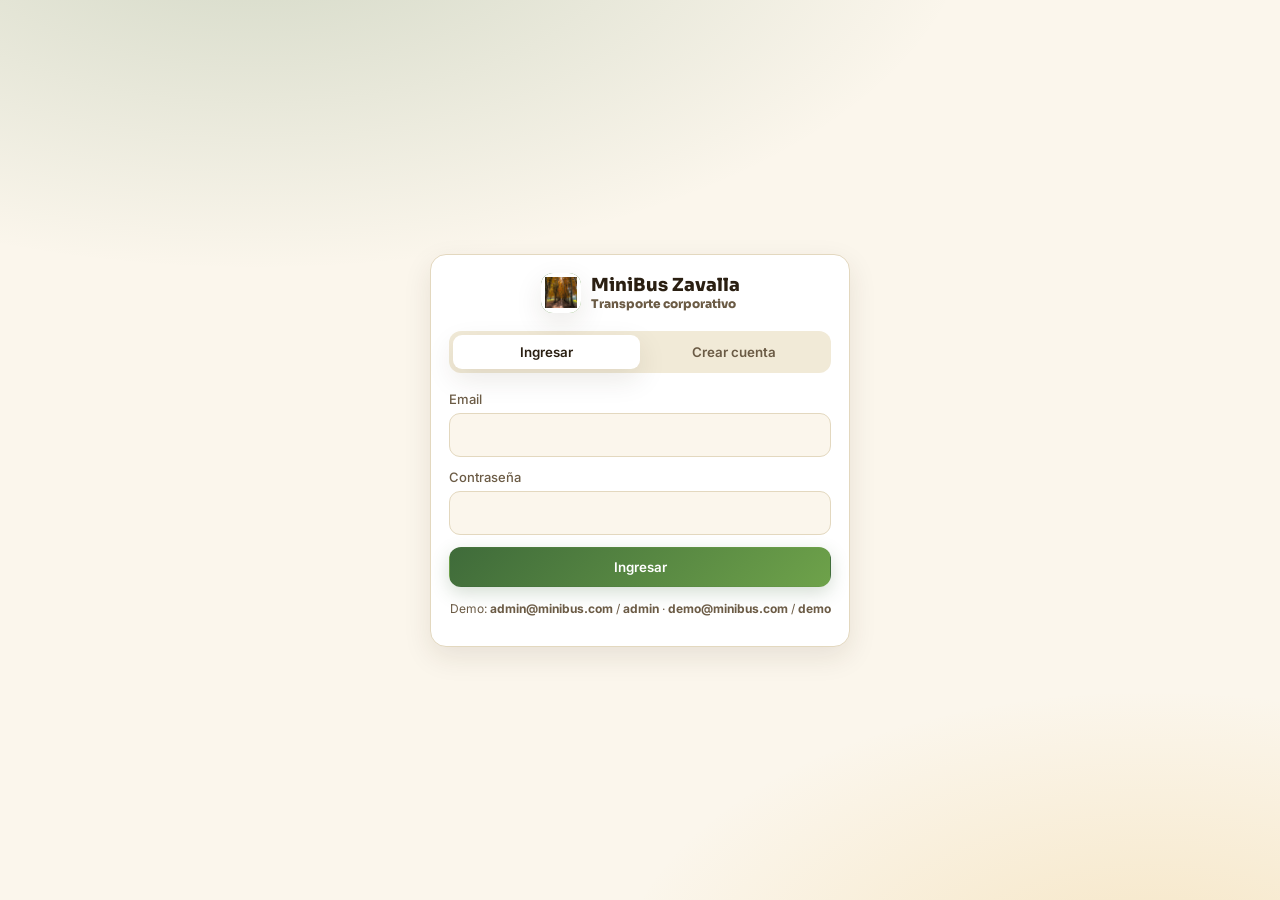
<file: index.html>
<!DOCTYPE html>
<html lang="es" data-theme="light">
<head>
  <meta charset="UTF-8" />
  <meta name="viewport" content="width=device-width, initial-scale=1, viewport-fit=cover" />
  <meta name="theme-color" content="#3f6b3a" />
  <title>MiniBus Zavalla — Reservas</title>
  <meta name="description" content="App de reservas del minibús laboral Plaza Sarmiento ↔ Parque Villarino." />
  <link rel="preconnect" href="https://fonts.googleapis.com" />
  <link rel="preconnect" href="https://fonts.gstatic.com" crossorigin />
  <link href="https://fonts.googleapis.com/css2?family=Sora:wght@600;700;800&family=Inter:wght@400;500;600;700&display=swap" rel="stylesheet" />
<link rel="stylesheet" href="app.css">
</head>
<body>
  <div id="app"></div>
  <div id="toast" class="toast" role="status" aria-live="polite"></div>
<script src="app.js" defer></script>
</body>
</html>
</file>
<file: app.css>
:root {
  /* Paleta otoñal: verdes, marrones, amarillos */
  --bg: #fbf6ec;
  --bg-elev: #ffffff;
  --bg-soft: #f1ead7;
  --fg: #2a1f12;
  --fg-muted: #6b5b45;
  --border: #e3d8bf;
  --brand: #3f6b3a;        /* verde bosque */
  --brand-2: #6ea24a;      /* verde hoja */
  --accent: #c97a1f;       /* ámbar otoñal */
  --leaf: #e2a72e;         /* amarillo dorado */
  --bark: #6b3f1d;         /* marrón corteza */
  --ok: #4f8a2a;
  --warn: #c9851f;
  --bad: #b1421f;
  --ring: rgba(63, 107, 58, 0.22);
  --shadow: 0 10px 28px rgba(60, 40, 15, 0.10);
  --radius: 16px;
  --radius-sm: 10px;
}
[data-theme="dark"] {
  --bg: #1a1410;
  --bg-elev: #251c14;
  --bg-soft: #2e2418;
  --fg: #f3ead6;
  --fg-muted: #b9a585;
  --border: #3a2c1f;
  --brand: #7fb45a;
  --brand-2: #b8d28a;
  --accent: #e2a72e;
  --leaf: #f0c14b;
  --bark: #a06a3e;
  --ring: rgba(127, 180, 90, 0.28);
  --shadow: 0 14px 34px rgba(0, 0, 0, 0.45);
}

* { box-sizing: border-box; }
html, body { margin: 0; padding: 0; }
body {
  font-family: 'Inter', system-ui, -apple-system, Segoe UI, Roboto, sans-serif;
  background: var(--bg);
  color: var(--fg);
  -webkit-font-smoothing: antialiased;
  min-height: 100dvh;
}
h1, h2, h3, h4 { font-family: 'Sora', 'Inter', sans-serif; letter-spacing: -0.01em; margin: 0; }
button { font-family: inherit; }
a { color: var(--accent); text-decoration: none; }

/* Layout */
.app-shell {
  display: flex;
  flex-direction: column;
  min-height: 100dvh;
  padding-bottom: 170px; /* antes 84px */
}
.topbar {
  position: sticky; top: 0; z-index: 10;
  display: flex; align-items: center; justify-content: space-between;
  padding: 14px 18px;
  background: color-mix(in srgb, var(--bg-elev) 92%, transparent);
  backdrop-filter: saturate(140%) blur(10px);
  border-bottom: 1px solid var(--border);
}
.brand { display: flex; align-items: center; gap: 10px; font-weight: 800; font-family: 'Sora'; }
.brand-mark {
  width: 40px; height: 40px; border-radius: 12px;
  background: linear-gradient(135deg, var(--brand), var(--brand-2));
  display: grid; place-items: center; color: white; font-weight: 800;
  box-shadow: var(--shadow); overflow: hidden;
}
.brand-mark img { width: 100%; height: 100%; object-fit: contain; padding: 4px; background: white; }
.topbar-actions { display: flex; gap: 8px; align-items: center; }
.icon-btn {
  width: 38px; height: 38px; border-radius: 12px; border: 1px solid var(--border);
  background: var(--bg-elev); color: var(--fg); cursor: pointer;
  display: grid; place-items: center; transition: transform .15s, background .15s;
}
.icon-btn:hover { transform: translateY(-1px); background: var(--bg-soft); }

main {
  padding: 18px;
  padding-bottom: 180px; /* espacio para hacer scroll debajo del último elemento */
  max-width: 1100px;
  width: 100%;
  margin: 0 auto;
  flex: 1;
}

/* Hero banner */
.hero {
  position: relative;
  width: 100%;
  height: 200px;
  border-radius: var(--radius);
  overflow: hidden;
  margin-bottom: 18px;
  box-shadow: var(--shadow);
  background: var(--bg-soft);

}
.hero img {
  width: 100%;
  height: 100%;
  object-fit: cover;
  object-position: center 70%;
  display: block;
}
.hero .hero-overlay {
  position: absolute; inset: 0;
  background: linear-gradient(180deg, transparent 30%, rgba(20,12,4,0.55) 100%);
  display: flex; align-items: flex-end; padding: 18px 22px;
}
.hero h2 { color: #fff; font-size: 22px; text-shadow: 0 2px 10px rgba(0,0,0,0.5); }
.hero p { color: #f5e9c8; margin: 4px 0 0; font-size: 13px; font-weight: 500; }
@media (max-width: 520px) { .hero { height: 160px; } .hero h2 { font-size: 18px; } }

/* Bottom nav */
.bottom-nav {
  position: fixed; bottom: 0; left: 0; right: 0; z-index: 20;
  background: color-mix(in srgb, var(--bg-elev) 96%, transparent);
  backdrop-filter: blur(10px);
  border-top: 1px solid var(--border);
  display: grid; grid-template-columns: repeat(5, 1fr);
  padding: 8px env(safe-area-inset-right) calc(8px + env(safe-area-inset-bottom)) env(safe-area-inset-left);
}
.nav-item {
  border: none; background: transparent; color: var(--fg-muted);
  display: flex; flex-direction: column; align-items: center; gap: 2px;
  padding: 8px 4px; font-size: 11px; cursor: pointer; border-radius: 10px;
  transition: color .15s, background .15s;
}
.nav-item.active { color: var(--brand); }
.nav-item:hover { background: var(--bg-soft); }
.nav-item svg { width: 22px; height: 22px; }

/* Cards & UI */
.card {
  background: var(--bg-elev); border: 1px solid var(--border);
  border-radius: var(--radius); padding: 18px; box-shadow: var(--shadow);
}
.card + .card { margin-top: 14px; }
.card-header { display: flex; justify-content: space-between; align-items: center; margin-bottom: 12px; gap: 10px; flex-wrap: wrap; }
.card-title { font-size: 18px; font-weight: 700; }
.muted { color: var(--fg-muted); }
.row { display: flex; gap: 10px; flex-wrap: wrap; }
.grid-2 { display: grid; grid-template-columns: repeat(auto-fit, minmax(220px, 1fr)); gap: 12px; }
.stack { display: flex; flex-direction: column; gap: 12px; }

/* Route blocks (ida / vuelta) */
.route-block {
  display: flex; gap: 12px; align-items: center;
  padding: 10px 12px; border-radius: 12px;
  background: var(--bg-soft); border: 1px solid var(--border);
}
.route-block + .route-block { margin-top: 8px; }
.route-icon {
  width: 38px; height: 38px; border-radius: 10px;
  display: grid; place-items: center; flex-shrink: 0;
  background: linear-gradient(135deg, var(--brand), var(--brand-2));
  color: white; font-size: 18px;
}
.route-block.vuelta .route-icon { background: linear-gradient(135deg, var(--accent), var(--leaf)); }
.route-block .r-t { font-weight: 700; font-size: 14px; }
.route-block .r-s { font-size: 12px; color: var(--fg-muted); margin-top: 2px; }

/* Buttons */
.btn {
  display: inline-flex; align-items: center; justify-content: center; gap: 8px;
  padding: 11px 16px; border-radius: 12px; border: 1px solid transparent;
  background: var(--bg-soft); color: var(--fg); cursor: pointer; font-weight: 600;
  transition: transform .12s, box-shadow .15s, background .15s;
}
.btn:hover { transform: translateY(-1px); }
.btn:active { transform: translateY(0); }
.btn:disabled { opacity: 0.5; cursor: not-allowed; transform: none; }
.btn-primary { background: linear-gradient(135deg, var(--brand), var(--brand-2)); color: white; box-shadow: 0 6px 18px var(--ring); }
.btn-ghost { background: transparent; border-color: var(--border); }
.btn-danger { background: transparent; border-color: var(--bad); color: var(--bad); }
.btn-sm { padding: 7px 12px; font-size: 13px; border-radius: 10px; }
.btn-block { width: 100%; }

/* Inputs */
.field { display: flex; flex-direction: column; gap: 6px; }
.field label { font-size: 13px; color: var(--fg-muted); font-weight: 500; }
.input, .select, textarea {
  width: 100%; padding: 11px 13px; border-radius: 11px;
  border: 1px solid var(--border); background: var(--bg);
  color: var(--fg); font: inherit; outline: none;
  transition: border-color .15s, box-shadow .15s;
}
.input:focus, .select:focus, textarea:focus { border-color: var(--brand); box-shadow: 0 0 0 4px var(--ring); }

/* Badges */
.badge {
  display: inline-flex; align-items: center; gap: 6px;
  padding: 4px 10px; border-radius: 999px; font-size: 12px; font-weight: 600;
  background: var(--bg-soft); color: var(--fg-muted);
}
.badge.ok { background: color-mix(in srgb, var(--ok) 18%, transparent); color: var(--ok); }
.badge.warn { background: color-mix(in srgb, var(--warn) 20%, transparent); color: var(--warn); }
.badge.bad { background: color-mix(in srgb, var(--bad) 18%, transparent); color: var(--bad); }
.badge.brand { background: color-mix(in srgb, var(--brand) 20%, transparent); color: var(--brand); }

/* Aviso de inscripción */
.notice {
  background: color-mix(in srgb, var(--leaf) 22%, var(--bg-soft));
  border: 1px solid color-mix(in srgb, var(--leaf) 50%, var(--border));
  color: var(--bark);
  padding: 12px 14px; border-radius: 12px; font-size: 13px; font-weight: 500;
  display: flex; gap: 10px; align-items: flex-start;
}

/* Seat map */
.bus {
  background: var(--bg-soft); border: 1px solid var(--border);
  border-radius: 22px; padding: 18px; position: relative;
}
.bus-front {
  display: flex; align-items: center; justify-content: space-between;
  padding: 8px 12px 14px; border-bottom: 1px dashed var(--border); margin-bottom: 14px;
  color: var(--fg-muted); font-size: 12px;
}
.steering { width: 28px; height: 28px; border-radius: 50%; border: 3px solid var(--fg-muted); position: relative; }
.steering::before, .steering::after { content: ''; position: absolute; background: var(--fg-muted); }
.steering::before { left: 50%; top: 2px; bottom: 2px; width: 3px; transform: translateX(-50%); }
.steering::after { top: 50%; left: 2px; right: 2px; height: 3px; transform: translateY(-50%); }
.seat-grid {
  display: grid;
  grid-template-columns: repeat(5, 1fr);
  gap: 8px;
}
.seat {
  aspect-ratio: 1/1; border-radius: 10px; border: 1px solid var(--border);
  background: var(--bg-elev); display: grid; place-items: center;
  font-weight: 700; font-size: 13px; cursor: default; position: relative;
  transition: transform .12s;
}
.seat.free { color: var(--ok); border-color: color-mix(in srgb, var(--ok) 40%, var(--border)); }
.seat.free.me-can-book { cursor: pointer; background: color-mix(in srgb, var(--ok) 12%, var(--bg-elev)); }
.seat.free.me-can-book:hover { transform: scale(1.06); }
.seat.taken { background: color-mix(in srgb, var(--bark) 18%, var(--bg-elev)); color: var(--bark); border-color: color-mix(in srgb, var(--bark) 40%, var(--border)); }
.seat.mine { background: linear-gradient(135deg, var(--brand), var(--brand-2)); color: white; border-color: transparent; box-shadow: 0 6px 16px var(--ring); }
.seat .tag { position: absolute; bottom: 2px; right: 4px; font-size: 9px; opacity: .8; font-weight: 500; }
.seat-legend { display: flex; gap: 14px; flex-wrap: wrap; margin-top: 14px; font-size: 12px; color: var(--fg-muted); }
.seat-legend .dot { display: inline-block; width: 12px; height: 12px; border-radius: 4px; margin-right: 6px; vertical-align: middle; }
.dot.free { background: color-mix(in srgb, var(--ok) 30%, transparent); border: 1px solid var(--ok); }
.dot.taken { background: color-mix(in srgb, var(--bark) 30%, transparent); border: 1px solid var(--bark); }
.dot.mine { background: linear-gradient(135deg, var(--brand), var(--brand-2)); }
.dot.wait { background: color-mix(in srgb, var(--warn) 30%, transparent); border: 1px solid var(--warn); }

/* Trip cards */
.trip-card { display: flex; gap: 14px; align-items: center; padding: 14px; border-radius: var(--radius); border: 1px solid var(--border); background: var(--bg-elev); transition: transform .12s; }
.trip-card:hover { transform: translateY(-2px); }
.trip-date { text-align: center; min-width: 64px; padding: 8px 6px; border-radius: 12px; background: var(--bg-soft); }
.trip-date .day { font-family: 'Sora'; font-size: 22px; font-weight: 800; line-height: 1; }
.trip-date .month { font-size: 11px; text-transform: uppercase; color: var(--fg-muted); margin-top: 2px; }
.trip-meta { flex: 1; min-width: 0; }
.trip-meta .t1 { font-weight: 700; font-size: 15px; }
.trip-meta .t2 { color: var(--fg-muted); font-size: 13px; margin-top: 2px; }

.occupancy-bar { height: 6px; background: var(--bg-soft); border-radius: 999px; overflow: hidden; margin-top: 8px; }
.occupancy-bar > span { display: block; height: 100%; background: linear-gradient(90deg, var(--brand), var(--brand-2)); transition: width .3s; }

/* Lists */
.list { display: flex; flex-direction: column; gap: 8px; }
.list-item {
  display: flex; align-items: center; gap: 12px;
  padding: 10px 12px; border-radius: 11px;
  background: var(--bg-soft); border: 1px solid transparent;
}
.list-item .order { width: 28px; height: 28px; border-radius: 8px; background: var(--bg-elev); display: grid; place-items: center; font-weight: 700; font-size: 13px; }
.list-item.is-me { background: color-mix(in srgb, var(--brand) 16%, var(--bg-soft)); border-color: color-mix(in srgb, var(--brand) 35%, transparent); }
.list-item.waitlist { background: color-mix(in srgb, var(--warn) 14%, var(--bg-soft)); }

/* Auth */
.auth-wrap { min-height: 100dvh; display: grid; place-items: center; padding: 24px; background: radial-gradient(1200px 600px at 20% -10%, color-mix(in srgb, var(--brand) 22%, transparent), transparent 60%), radial-gradient(900px 500px at 90% 110%, color-mix(in srgb, var(--leaf) 22%, transparent), transparent 60%), var(--bg); }
.auth-card { width: 100%; max-width: 420px; }
.auth-tabs { display: grid; grid-template-columns: 1fr 1fr; background: var(--bg-soft); border-radius: 12px; padding: 4px; margin-bottom: 18px; }
.auth-tabs button { padding: 9px; border: none; background: transparent; color: var(--fg-muted); border-radius: 9px; cursor: pointer; font-weight: 600; }
.auth-tabs button.active { background: var(--bg-elev); color: var(--fg); box-shadow: var(--shadow); }

/* Stats */
.stat { background: var(--bg-elev); border: 1px solid var(--border); border-radius: var(--radius); padding: 14px; }
.stat .k { font-size: 12px; color: var(--fg-muted); text-transform: uppercase; letter-spacing: .04em; }
.stat .v { font-family: 'Sora'; font-size: 26px; font-weight: 800; margin-top: 6px; }

/* Calendar */
.calendar { display: grid; grid-template-columns: repeat(7, 1fr); gap: 8px; }
.cal-day { background: var(--bg-soft); border: 1px solid var(--border); border-radius: 12px; padding: 10px; min-height: 90px; display: flex; flex-direction: column; gap: 6px; }
.cal-day .cd-h { display: flex; justify-content: space-between; align-items: center; font-size: 11px; color: var(--fg-muted); text-transform: uppercase; }
.cal-day.has-trip { border-color: color-mix(in srgb, var(--brand) 45%, var(--border)); }
.cal-day .occ { font-size: 18px; font-family: 'Sora'; font-weight: 800; }
.cal-day .barmini { height: 4px; background: var(--bg-elev); border-radius: 4px; overflow: hidden; }
.cal-day .barmini span { display: block; height: 100%; background: linear-gradient(90deg, var(--brand), var(--brand-2)); }
@media (max-width: 720px) {
  .calendar { grid-template-columns: repeat(2, 1fr); }
}

/* Toast */
.toast {
  position: fixed; bottom: 100px; left: 50%; transform: translateX(-50%) translateY(20px);
  background: var(--fg); color: var(--bg); padding: 11px 18px; border-radius: 12px;
  font-weight: 600; font-size: 14px; opacity: 0; pointer-events: none;
  transition: opacity .2s, transform .2s; z-index: 100; box-shadow: var(--shadow);
}
.toast.show { opacity: 1; transform: translateX(-50%) translateY(0); }

/* Empty */
.empty { text-align: center; padding: 36px 18px; color: var(--fg-muted); }
.empty .em { font-size: 38px; margin-bottom: 8px; }

/* Profile */
.avatar {
  width: 44px; height: 44px; border-radius: 50%;
  background: linear-gradient(135deg, var(--brand), var(--brand-2));
  color: white; display: grid; place-items: center; font-weight: 700;
}
.profile-head { display: flex; gap: 14px; align-items: center; }

/* Tables */
.table { width: 100%; border-collapse: collapse; }
.table th, .table td { text-align: left; padding: 10px 8px; border-bottom: 1px solid var(--border); font-size: 14px; }
.table th { font-size: 12px; color: var(--fg-muted); text-transform: uppercase; letter-spacing: .04em; font-weight: 600; }

/* Section title */
.section-title { font-family: 'Sora'; font-size: 22px; font-weight: 800; margin: 4px 0 14px; }
.section-sub { color: var(--fg-muted); margin-top: -8px; margin-bottom: 14px; }

/* Helpers */
.spacer { height: 14px; }
.hidden { display: none !important; }
.right { margin-left: auto; }
</file>
